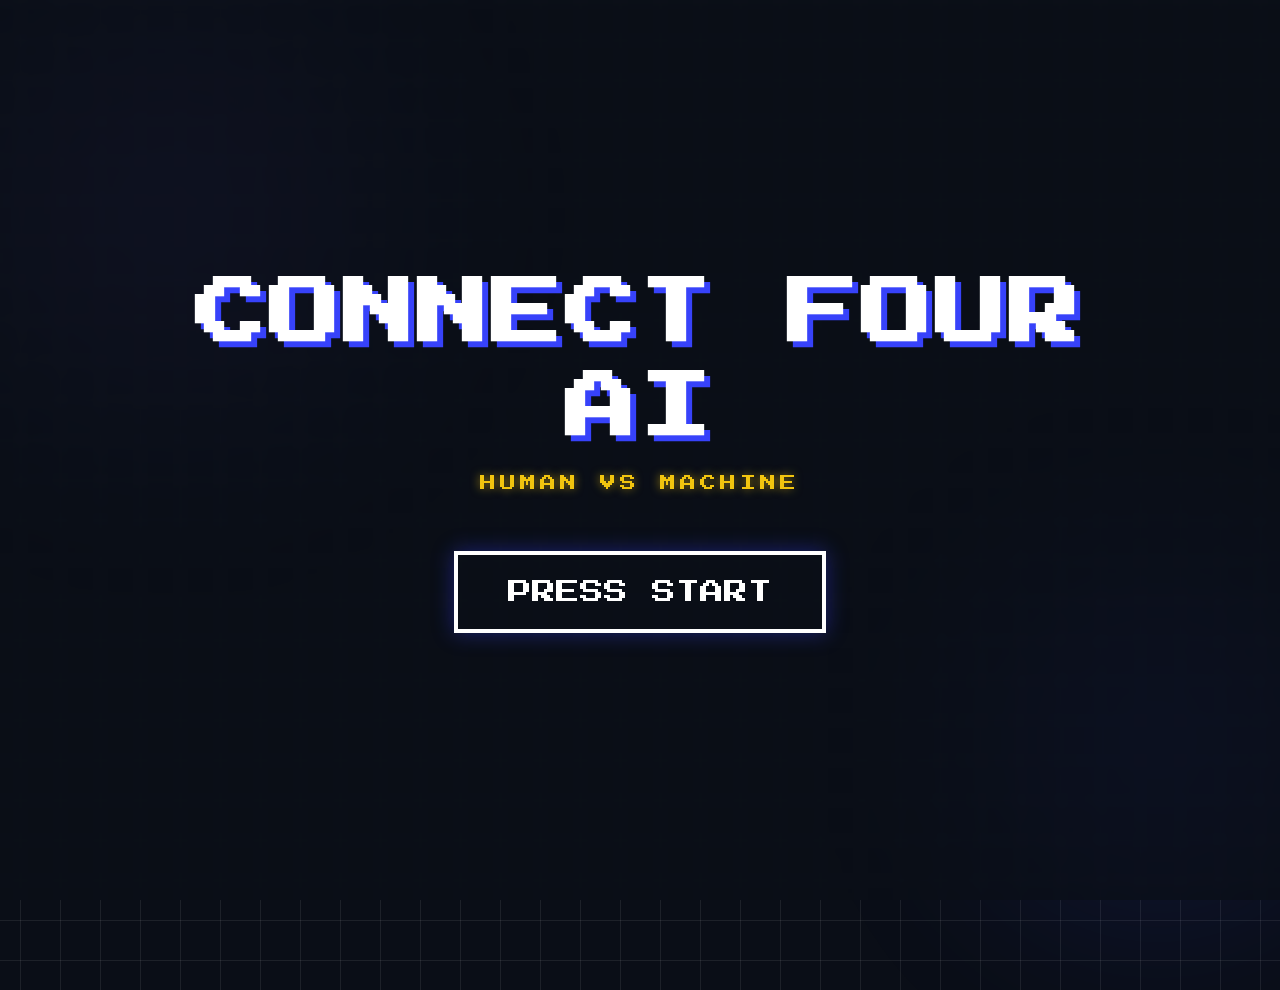
<file: frontend/index.html>
<!DOCTYPE html>
<html lang="en">
<head>
    <meta charset="UTF-8">
    <meta name="viewport" content="width=device-width, initial-scale=1.0">
    <title>AI Connect Four</title>
    
    <link href="https://fonts.googleapis.com/css2?family=Press+Start+2P&display=swap" rel="stylesheet">
    <!-- <link rel="icon" type="image/x-icon" href="icon.png"> -->
    <link rel="apple-touch-icon" sizes="180x180" href="/apple-touch-icon.png">
    <link rel="icon" type="image/png" sizes="32x32" href="/favicon-32x32.png">
    <link rel="icon" type="image/png" sizes="16x16" href="/favicon-16x16.png">
    <link rel="manifest" href="/site.webmanifest">
    <link rel="stylesheet" href="style.css">
</head>
<body>

    <div id="start-screen">
        <div class="content-wrapper">
            <h1 class="title-large">CONNECT FOUR<br>AI</h1>
            <p class="subtitle">HUMAN VS MACHINE</p>
            <button id="start-btn" class="press-start-btn">PRESS START</button>
        </div>
    </div>

    <div class="container" id="game-view" style="display: none;">
        
        <div class="header-row">
            <h1>Connect Four AI</h1>
            <div class="header-controls">
                <button id="rules-btn" class="icon-btn" data-tooltip="How to play?">?</button>
            </div>
        </div>
        
        <div class="dashboard">
            <button id="theme-btn" class="tile theme-tile" title="Toggle Theme">☀️</button>

            <div class="tile score-tile">
                <div class="score-group">
                    <span class="label">YOU</span>
                    <b id="score-human" class="score-val red-text">0</b>
                </div>
                <div class="divider"></div>
                <div class="score-group">
                    <span class="label">AI</span>
                    <b id="score-ai" class="score-val yellow-text">0</b>
                </div>
            </div>
            
            <div class="tile settings-tile">
                <label for="difficulty" class="settings-icon">⚙️</label>
                <select id="difficulty">
                    <option value="2">Easy</option>
                    <option value="4" selected>Medium</option>
                    <option value="6">Hard</option>
                </select>
            </div>
        </div>

        <div id="status">Your Turn (Red)</div>
        <div id="board"></div>
        <button onclick="resetGame()" class="reset-btn">Reset Game</button>
    </div>

    <div id="rules-modal" class="modal">
        <div class="modal-content">
            <span class="close-btn">&times;</span>
            <h2>How to Play</h2>
            <ul>
                <li><strong>Objective:</strong> Connect 4 discs of your color in a row.</li>
                <li><strong>Directions:</strong> You can win Horizontally, Vertically, or Diagonally.</li>
                <li><strong>Turn:</strong> You are 🔴 (Red). The AI is 🟡 (Yellow).</li>
                <li><strong>Strategy:</strong> Block the AI from getting 4 in a row!</li>
            </ul>
        </div>
    </div>

    <script src="script.js"></script>
</body>
</html>
</file>
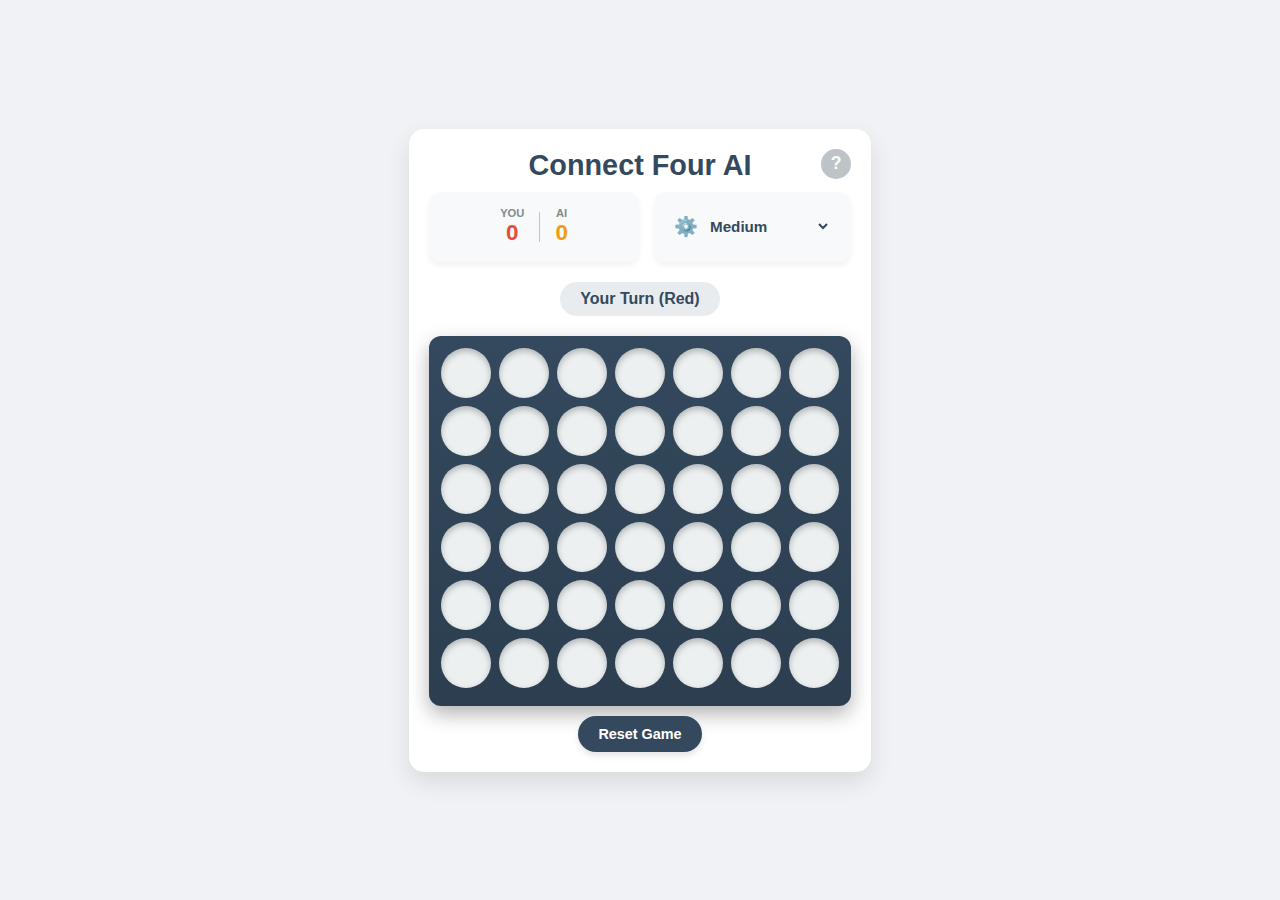
<file: Legacy backup/index.html>
<!DOCTYPE html>
<html lang="en">
<head>
    <meta charset="UTF-8">
    <meta name="viewport" content="width=device-width, initial-scale=1.0">
    <title>Connect Four AI</title>
    <link rel="stylesheet" href="style.css">
</head>
<body>
    <div class="container">
        <div class="header-row">
            <h1>Connect Four AI</h1>
            <button id="rules-btn" class="icon-btn" data-tooltip="How to play?">?</button>
        </div>
        
        <div class="dashboard">
            <div class="tile score-tile">
                <div class="score-group">
                    <span class="label">YOU</span>
                    <b id="score-human" class="score-val red-text">0</b>
                </div>
                <div class="divider"></div>
                <div class="score-group">
                    <span class="label">AI</span>
                    <b id="score-ai" class="score-val yellow-text">0</b>
                </div>
            </div>
            
            <div class="tile settings-tile">
                <label for="difficulty" class="settings-icon">⚙️</label>
                <select id="difficulty">
                    <option value="2">Easy</option> <!-- (Depth 2) -->
                    <option value="4" selected>Medium</option> <!-- (Depth 4) -->
                    <option value="6">Hard (Depth 6)</option> <!-- (Depth 6) -->
                </select>
            </div>
        </div>

        <div id="status">Your Turn (Red)</div>
        <div id="board"></div>
        <button onclick="resetGame()" class="reset-btn">Reset Game</button>
    </div>

    <div id="rules-modal" class="modal">
        <div class="modal-content">
            <span class="close-btn">&times;</span>
            <h2>How to Play</h2>
            <ul>
                <li><strong>Objective:</strong> Connect 4 discs of your color in a row.</li>
                <li><strong>Directions:</strong> You can win Horizontally, Vertically, or Diagonally.</li>
                <li><strong>Turn:</strong> You are 🔴 (Red). The AI is 🟡 (Yellow).</li>
                <li><strong>Strategy:</strong> Block the AI from getting 4 in a row!</li>
            </ul>
        </div>
    </div>

    <script src="script.js"></script>
</body>
</html>
</file>
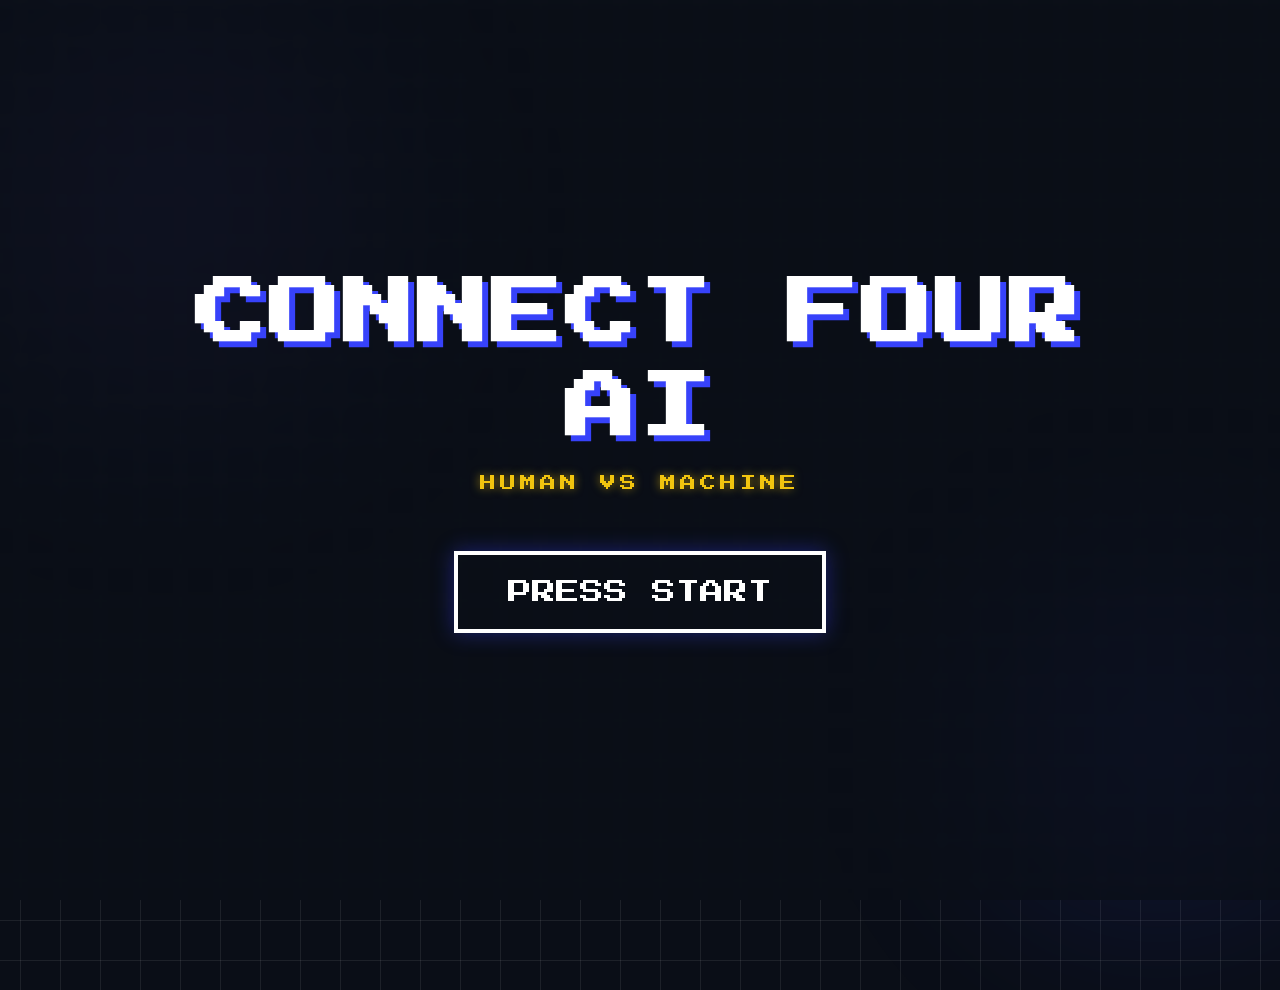
<file: frontend/newindex.html>
<!DOCTYPE html>
<html lang="en">
<head>
    <meta charset="UTF-8">
    <meta name="viewport" content="width=device-width, initial-scale=1.0">
    <title>AI Connect Four</title>
    
    <link href="https://fonts.googleapis.com/css2?family=Press+Start+2P&display=swap" rel="stylesheet">
    <link rel="stylesheet" href="newstyle.css">
</head>
<body>

    <div id="start-screen">
        <div class="content-wrapper">
            <h1 class="title-large">CONNECT FOUR<br>AI</h1>
            <p class="subtitle">HUMAN VS MACHINE</p>
            <button id="start-btn" class="press-start-btn">PRESS START</button>
        </div>
    </div>

    <div class="container" id="game-view" style="display: none;">
        
        <div class="header-row">
            <h1>Connect Four AI</h1>
            <div class="header-controls">
                <button id="rules-btn" class="icon-btn" data-tooltip="How to play?">?</button>
            </div>
        </div>
        
        <div class="dashboard">
            <button id="theme-btn" class="tile theme-tile" title="Toggle Theme">☀️</button>

            <div class="tile score-tile">
                <div class="score-group">
                    <span class="label">YOU</span>
                    <b id="score-human" class="score-val red-text">0</b>
                </div>
                <div class="divider"></div>
                <div class="score-group">
                    <span class="label">AI</span>
                    <b id="score-ai" class="score-val yellow-text">0</b>
                </div>
            </div>
            
            <div class="tile settings-tile">
                <label for="difficulty" class="settings-icon">⚙️</label>
                <select id="difficulty">
                    <option value="2">Easy</option>
                    <option value="4" selected>Medium</option>
                    <option value="6">Hard</option>
                </select>
            </div>
        </div>

        <div id="status">Your Turn (Red)</div>
        <div id="board"></div>
        <button onclick="resetGame()" class="reset-btn">Reset Game</button>
    </div>

    <div id="rules-modal" class="modal">
        <div class="modal-content">
            <span class="close-btn">&times;</span>
            <h2>How to Play</h2>
            <ul>
                <li><strong>Objective:</strong> Connect 4 discs of your color in a row.</li>
                <li><strong>Directions:</strong> You can win Horizontally, Vertically, or Diagonally.</li>
                <li><strong>Turn:</strong> You are 🔴 (Red). The AI is 🟡 (Yellow).</li>
                <li><strong>Strategy:</strong> Block the AI from getting 4 in a row!</li>
            </ul>
        </div>
    </div>

    <script src="newscript.js"></script>
</body>
</html>
</file>
<file: Legacy backup/style.css>
:root {
    --board-blue: #34495e;
    --board-shadow: #2c3e50;
    --empty-slot: #ecf0f1;
    --player-red: #e74c3c;
    --player-red-light: #ff7b6e;
    --ai-yellow: #f1c40f;
    --ai-yellow-light: #ffe66d;
    --bg-color: #f0f2f5;
}

body {
    font-family: 'Segoe UI', Roboto, Helvetica, Arial, sans-serif;
    background-color: var(--bg-color);
    display: flex;
    justify-content: center;
    align-items: center;
    min-height: 100vh;
    margin: 0;
    overflow-x: hidden; /* Prevent horizontal scroll */
}

.container {
    text-align: center;
    background: white;
    padding: 20px;
    border-radius: 15px;
    box-shadow: 0 10px 25px rgba(0,0,0,0.1);
    max-height: 95vh; 
    display: flex;
    flex-direction: column;
    justify-content: center;
    align-items: center;
    position: relative;
}

/* --- HEADER & HELP BUTTON --- */
.header-row {
    display: flex;
    justify-content: center;
    align-items: center;
    position: relative;
    width: 100%;
    margin-bottom: 10px;
}

h1 {
    color: var(--board-blue);
    margin: 0;
    font-size: 1.8rem;
}

.icon-btn {
    width: 30px;
    height: 30px;
    border-radius: 50%;
    background: #bdc3c7;
    color: white;
    font-weight: bold;
    font-size: 1.1rem;
    border: none;
    cursor: pointer;
    display: flex;
    align-items: center;
    justify-content: center;
    position: absolute;
    right: 0;
    top: 0;
    transition: background 0.2s;
    padding: 0;
}

.icon-btn:hover {
    background: var(--board-blue);
}

/* Tooltip */
.icon-btn::after {
    content: attr(data-tooltip);
    position: absolute;
    bottom: 120%;
    right: 0;
    background: #333;
    color: white;
    padding: 5px 10px;
    border-radius: 5px;
    font-size: 0.8rem;
    white-space: nowrap;
    opacity: 0;
    visibility: hidden;
    transition: opacity 0.2s;
    pointer-events: none;
}

.icon-btn:hover::after {
    opacity: 1;
    visibility: visible;
}

/* --- DASHBOARD TILES --- */
.dashboard {
    display: flex;
    justify-content: center;
    gap: 15px;
    width: 100%;
    margin-bottom: 20px;
    flex-wrap: wrap;
}

.tile {
    background: #f8f9fa;
    border-radius: 12px;
    padding: 10px 20px;
    box-shadow: 0 4px 6px rgba(0,0,0,0.05);
    display: flex;
    align-items: center;
    justify-content: center;
    height: 50px;
}

/* SCORE TILE */
.score-tile {
    flex: 1;
    min-width: 140px;
    gap: 15px;
}

.score-group {
    display: flex;
    flex-direction: column;
    align-items: center;
    line-height: 1;
}

.label {
    font-size: 0.7rem;
    color: #7f8c8d;
    font-weight: 700;
    margin-bottom: 3px;
}

.score-val {
    font-size: 1.4rem;
    font-weight: 800;
}

.red-text { color: var(--player-red); }
.yellow-text { color: #f39c12; }

.divider {
    width: 1px;
    height: 30px;
    background-color: #bdc3c7;
}

/* SETTINGS TILE */
.settings-tile {
    flex: 0 0 auto;
}

.settings-icon {
    font-size: 1.2rem;
    margin-right: 8px;
    cursor: default;
}

select {
    border: none;
    background: transparent;
    font-family: inherit;
    font-weight: 600;
    color: var(--board-blue);
    cursor: pointer;
    font-size: 0.95rem;
    outline: none;
}

#status {
    font-size: 1rem;
    font-weight: 600;
    margin-bottom: 10px;
    padding: 8px 20px;
    border-radius: 30px;
    background-color: #e9ecef;
    display: inline-block;
}

/* --- THE BOARD --- */
#board {
    display: grid;
    grid-template-columns: repeat(7, 50px); 
    grid-template-rows: repeat(6, 50px);
    gap: 8px;
    background: linear-gradient(to bottom, var(--board-blue), var(--board-shadow));
    padding: 12px;
    border-radius: 12px;
    margin: 10px auto;
    box-shadow: 0 8px 20px rgba(0,0,0,0.3);
    border-bottom: 6px solid var(--board-shadow);
}

.cell {
    width: 50px;
    height: 50px;
    background-color: var(--empty-slot);
    border-radius: 50%;
    cursor: pointer;
    box-shadow: inset 0 3px 6px rgba(0,0,0,0.25);
    transition: background-color 0.2s ease;
}

.cell:hover {
    background-color: #dce4e6;
}

.reset-btn {
    background-color: var(--board-blue);
    color: white;
    border: none;
    padding: 10px 20px;
    font-size: 0.9rem;
    font-weight: bold;
    border-radius: 30px;
    cursor: pointer;
    transition: all 0.2s;
    box-shadow: 0 4px 6px rgba(0,0,0,0.1);
}

.reset-btn:hover {
    background-color: #2c3e50;
    transform: translateY(-2px);
    box-shadow: 0 6px 12px rgba(0,0,0,0.15);
}

/* --- ANIMATIONS --- */
@keyframes dropIn {
    0% { transform: translateY(-300px); opacity: 0; }
    60% { transform: translateY(10px); opacity: 1; }
    100% { transform: translateY(0); }
}

@keyframes winPulse {
    0% { box-shadow: 0 0 0 0 rgba(255, 255, 255, 0.7); transform: scale(1); }
    70% { box-shadow: 0 0 0 10px rgba(255, 255, 255, 0); transform: scale(1.1); }
    100% { box-shadow: 0 0 0 0 rgba(255, 255, 255, 0); transform: scale(1); }
}

.cell.red {
    background: radial-gradient(circle at 35% 35%, var(--player-red-light), var(--player-red));
    box-shadow: 0 4px 8px rgba(0,0,0,0.3);
    animation: dropIn 0.5s cubic-bezier(0.25, 0.8, 0.25, 1) forwards;
}

.cell.yellow {
    background: radial-gradient(circle at 35% 35%, var(--ai-yellow-light), var(--ai-yellow));
    box-shadow: 0 4px 8px rgba(0,0,0,0.3);
    animation: dropIn 0.5s cubic-bezier(0.25, 0.8, 0.25, 1) forwards;
}

.cell.winner {
    animation: winPulse 1.5s infinite;
    z-index: 10;
    border: 3px solid white;
}

/* LOADING SPINNER */
.spinner {
    display: inline-block;
    width: 20px;
    height: 20px;
    margin-right: 10px;
    border: 3px solid rgba(52, 73, 94, 0.3);
    border-radius: 50%;
    border-top-color: var(--board-blue);
    animation: spin 1s ease-in-out infinite;
    vertical-align: middle;
}

@keyframes spin {
    to { transform: rotate(360deg); }
}

/* --- MODAL --- */
.modal {
    display: none;
    position: fixed;
    z-index: 100;
    left: 0;
    top: 0;
    width: 100%;
    height: 100%;
    background-color: rgba(0,0,0,0.5);
    align-items: center;
    justify-content: center;
}

.modal-content {
    background-color: white;
    padding: 25px;
    border-radius: 15px;
    width: 90%;
    max-width: 400px;
    text-align: left;
    box-shadow: 0 5px 15px rgba(0,0,0,0.3);
    position: relative;
    animation: dropIn 0.3s ease-out;
}

.modal-content h2 {
    margin-top: 0;
    color: var(--board-blue);
    border-bottom: 2px solid #ecf0f1;
    padding-bottom: 10px;
}

.modal-content ul {
    padding-left: 20px;
    line-height: 1.6;
    color: #2c3e50;
}

.close-btn {
    position: absolute;
    top: 15px;
    right: 20px;
    font-size: 28px;
    font-weight: bold;
    color: #aaa;
    cursor: pointer;
}

.close-btn:hover { color: var(--player-red); }

/* --- MOBILE RESPONSIVENESS (UPDATED) --- */
@media (max-width: 600px) {
    body {
        height: auto;
        min-height: 100vh;
        overflow-y: auto;
        padding: 10px 0;
    }

    .container {
        width: 90%;
        max-width: none;
        padding: 15px 10px;
        margin: auto;
        height: auto;
        max-height: none;
    }

    .dashboard {
        flex-direction: column;
        gap: 10px;
    }
    
    .tile { width: 100%; box-sizing: border-box; }
    .score-tile { justify-content: space-around; }
    .settings-tile { justify-content: space-between; }

    #board {
        grid-template-columns: repeat(7, 1fr); 
        grid-template-rows: repeat(6, 1fr);
        gap: 4px;
        width: 100%;
        aspect-ratio: 7 / 6;
        padding: 5px;
        height: auto;
    }

    .cell {
        width: 100%;
        height: 100%;
        box-shadow: inset 0 2px 4px rgba(0,0,0,0.2);
    }

    h1 { font-size: 1.5rem; margin-bottom: 15px; }
    .reset-btn { width: 100%; padding: 15px; }
}
</file>
<file: frontend/style.css>
/* --- GLOBAL RESET --- */
* {
    box-sizing: border-box;
}

:root {
    /* --- COLORS --- */
    --bg-dark: #0a0e17;       
    --card-bg: #1e293b;       
    --grid-line: rgba(255, 255, 255, 0.08); 
    
    --text-main: #f8fafc;     
    --text-muted: #94a3b8;    
    
    --board-bg: #0f172a;      
    --empty-slot: #334155;    
    
    --player-red: #e74c3c;         
    --player-red-light: #ff7b6e;   
    --player-red-dark: #c0392b;    
    --player-red-glow: rgba(231, 76, 60, 0.6); 
    
    --ai-yellow: #f1c40f;          
    --ai-yellow-light: #ffe66d;    
    --ai-yellow-dark: #d35400;     
    --ai-yellow-glow: rgba(241, 196, 15, 0.6); 
    
    --accent-blue: #3742fa;   
}

/* --- LIGHT MODE OVERRIDES --- */
body.light-mode {
    --bg-dark: #f0f2f5;       
    --card-bg: #ffffff;       
    --grid-line: rgba(0, 0, 0, 0.08); 
    
    --text-main: #2c3e50;     
    --text-muted: #7f8c8d;    
    
    --board-bg: #34495e;      
    --empty-slot: #ecf0f1;   
    
    --player-red-glow: transparent;
    --ai-yellow-glow: transparent;
}

body {
    font-family: 'Segoe UI', Roboto, Helvetica, Arial, sans-serif;
    color: var(--text-main);
    background-color: var(--bg-dark);
    
    /* Grid Pattern */
    background-image: 
        linear-gradient(var(--grid-line) 1px, transparent 1px),
        linear-gradient(90deg, var(--grid-line) 1px, transparent 1px);
    background-size: 40px 40px;
    background-position: center top;
    
    display: flex;
    justify-content: center;
    align-items: center;
    min-height: 100vh;
    margin: 0;
    overflow-x: hidden;
    transition: background-color 0.3s ease;
    
    position: relative;
    z-index: 0;
}

/* --- AURORA BACKGROUND --- */
body::before, body::after {
    content: '';
    position: absolute;
    z-index: -1;
    filter: blur(80px);
}

body::before {
    width: 600px; height: 600px;
    background: radial-gradient(circle, rgba(108, 92, 231, 0.2) 0%, transparent 70%);
    top: -10%; left: -10%;
    animation: float1 15s ease-in-out infinite alternate;
}

body::after {
    width: 500px; height: 500px;
    background: radial-gradient(circle, rgba(55, 66, 250, 0.2) 0%, transparent 70%);
    bottom: -10%; right: -10%;
    animation: float2 12s ease-in-out infinite alternate;
}

body.light-mode::before { background: radial-gradient(circle, rgba(108, 92, 231, 0.08) 0%, transparent 70%); }
body.light-mode::after { background: radial-gradient(circle, rgba(55, 66, 250, 0.08) 0%, transparent 70%); }

@keyframes float1 { 0% { transform: translate(0, 0); } 100% { transform: translate(50px, 50px); } }
@keyframes float2 { 0% { transform: translate(0, 0); } 100% { transform: translate(-50px, -30px); } }


/* --- START SCREEN STYLES (NEW) --- */
#start-screen {
    position: fixed;
    top: 0; left: 0;
    width: 100%; height: 100%;
    display: flex;
    justify-content: center;
    align-items: center;
    z-index: 2000;
    /* Allow background to show through, but darken it slightly for readability */
    background: rgba(10, 14, 23, 0.7); 
    backdrop-filter: blur(5px);
    transition: opacity 0.5s ease;
}

.content-wrapper {
    text-align: center;
    animation: fadeIn 1s ease-out;
}

.title-large {
    font-family: 'Press Start 2P', cursive;
    font-size: clamp(2rem, 6vw, 4.5rem); /* Giant Responsive Text */
    line-height: 1.3;
    margin-bottom: 20px;
    color: #fff;
    text-shadow: 6px 6px 0px var(--accent-blue);
    text-transform: uppercase;
    letter-spacing: 2px;
}

.subtitle {
    font-family: 'Press Start 2P', cursive;
    font-size: clamp(0.6rem, 2vw, 1rem);
    color: var(--ai-yellow);
    margin-bottom: 60px;
    letter-spacing: 4px;
    text-transform: uppercase;
    text-shadow: 0 0 10px var(--ai-yellow-glow);
}

.press-start-btn {
    font-family: 'Press Start 2P', cursive;
    font-size: clamp(1rem, 2.5vw, 1.5rem);
    padding: 25px 50px;
    background: transparent;
    color: #fff;
    border: 4px solid #fff;
    cursor: pointer;
    text-transform: uppercase;
    box-shadow: 0 0 20px rgba(55, 66, 250, 0.4);
    transition: transform 0.2s, background 0.2s, color 0.2s;
    animation: blink 1.5s infinite;
}

.press-start-btn:hover {
    background: #fff;
    color: var(--bg-dark);
    transform: scale(1.1);
    animation: none;
    box-shadow: 0 0 40px rgba(255, 255, 255, 0.6);
}

/* Light Mode Overrides for Start Screen (Inherits from body class if toggled previously) */
body.light-mode #start-screen { background: rgba(240, 242, 245, 0.7); }
body.light-mode .title-large { color: var(--text-main); text-shadow: 6px 6px 0px #bdc3c7; }
body.light-mode .subtitle { color: #d35400; text-shadow: none; }
body.light-mode .press-start-btn { border-color: var(--text-main); color: var(--text-main); box-shadow: none; }
body.light-mode .press-start-btn:hover { background: var(--text-main); color: #fff; }

.fade-out {
    opacity: 0;
    pointer-events: none;
}

@keyframes blink { 0%, 100% { opacity: 1; } 50% { opacity: 0.5; } }
@keyframes fadeIn { from { opacity: 0; transform: translateY(20px); } to { opacity: 1; transform: translateY(0); } }


/* --- MAIN GAME CONTAINER --- */
.container {
    text-align: center;
    background: var(--card-bg);
    padding: 25px;
    border-radius: 16px;
    border: 1px solid rgba(255, 255, 255, 0.1); 
    box-shadow: 0 20px 50px rgba(0,0,0,0.3);
    max-height: 95vh; 
    width: 95%; 
    max-width: 500px;
    
    display: flex; /* Will be toggled by JS */
    flex-direction: column;
    justify-content: center;
    align-items: center;
    position: relative;
    transition: background-color 0.3s ease;
    animation: dropIn 0.5s ease-out;
}

/* --- HEADER & CONTROLS --- */
.header-row {
    display: flex;
    justify-content: center;
    align-items: center;
    position: relative;
    width: 100%;
    margin-bottom: 15px;
}

h1 {
    font-family: 'Press Start 2P', cursive; 
    font-size: clamp(0.75rem, 3.5vw, 1.4rem); 
    line-height: 1.5;
    margin: 0 0 5px 0;
    text-transform: uppercase;
    letter-spacing: 1px;
    white-space: nowrap;
    color: #ffffff;
    text-shadow: 4px 4px 0px #3742fa; 
}

body.light-mode h1 { color: #2c3e50; text-shadow: 4px 4px 0px #bdc3c7; }

.header-controls { position: absolute; right: 0; top: 0; }

.icon-btn {
    width: 35px; height: 35px;
    border-radius: 50%;
    background: rgba(255, 255, 255, 0.1);
    color: var(--text-muted);
    font-weight: bold; font-size: 1.1rem;
    border: 1px solid rgba(255, 255, 255, 0.1);
    cursor: pointer;
    display: flex; align-items: center; justify-content: center;
    transition: all 0.2s; position: relative;
}
body.light-mode .icon-btn { background: #f1f2f6; color: var(--text-main); border: 1px solid #ccc; }
.icon-btn:hover { transform: scale(1.1); box-shadow: 0 0 10px rgba(255, 255, 255, 0.3); }

/* --- DASHBOARD TILES --- */
.dashboard {
    display: flex; justify-content: center; gap: 10px; width: 100%; margin-bottom: 20px;
}

.tile {
    background: rgba(0, 0, 0, 0.3);
    border: 1px solid rgba(255, 255, 255, 0.05);
    border-radius: 12px;
    display: flex; align-items: center; height: 60px;
}
body.light-mode .tile { background: #f8f9fa; border: 1px solid #dfe6e9; }

.theme-tile {
    flex: 0 0 50px; justify-content: center; cursor: pointer;
    font-size: 1.2rem; padding: 0; color: var(--text-main); transition: all 0.2s;
}
.theme-tile:hover { background: rgba(255,255,255,0.1); }
body.light-mode .theme-tile:hover { background: #e2e6ea; }

.score-tile { flex: 0.8; justify-content: space-between; padding: 0 15px; }
.score-group { display: flex; flex-direction: column; align-items: center; line-height: 1; }
.label { font-size: 0.65rem; color: var(--text-muted); font-weight: 700; margin-bottom: 4px; letter-spacing: 0.5px; }
.score-val { font-size: 1.3rem; font-weight: 800; }
.red-text { color: var(--player-red); text-shadow: 0 0 10px var(--player-red-glow); }
.yellow-text { color: var(--ai-yellow); text-shadow: 0 0 10px var(--ai-yellow-glow); }
.divider { width: 1px; height: 30px; background-color: rgba(255, 255, 255, 0.1); }
body.light-mode .divider { background-color: #ccc; }

.settings-tile { flex: 1.2; justify-content: center; gap: 8px; }
.settings-icon { font-size: 1.2rem; cursor: default; }

select {
    border: none; background: transparent; font-family: inherit; font-weight: 600;
    color: var(--text-main); cursor: pointer; font-size: 1rem; outline: none; text-align: center;
}
select option { background: var(--bg-dark); color: white; }
body.light-mode select option { background: white; color: var(--text-main); }

#status {
    font-size: 1rem; font-weight: 600; margin-bottom: 15px; padding: 10px 25px;
    border-radius: 30px; background-color: rgba(0,0,0,0.3); border: 1px solid rgba(255,255,255,0.05);
    color: var(--text-muted); display: inline-block;
}
body.light-mode #status { background: #f8f9fa; color: var(--text-main); border: 1px solid #dfe6e9; }

/* --- BOARD (Fluid & Responsive) --- */
#board {
    display: grid;
    grid-template-columns: repeat(7, 1fr); 
    grid-template-rows: repeat(6, 1fr);
    gap: 8px;
    background: var(--board-bg); 
    padding: 12px;
    border-radius: 12px;
    margin: 0 auto 20px auto;
    box-shadow: 0 10px 30px rgba(0,0,0,0.5);
    border: 1px solid rgba(255, 255, 255, 0.05);
    width: 100%; max-width: 400px; aspect-ratio: 7 / 6;
}

.cell {
    width: 100%; height: 100%;
    background-color: var(--empty-slot); border-radius: 50%;
    cursor: pointer; box-shadow: inset 0 3px 6px rgba(0,0,0,0.5); 
    transition: background-color 0.2s ease;
}
.cell:not(.red):not(.yellow):hover { background-color: #475569; }
body.light-mode .cell:not(.red):not(.yellow):hover { background-color: #dfe6e9; }

.reset-btn {
    background-color: var(--accent-blue); color: white; border: none;
    padding: 12px 30px; font-size: 0.95rem; font-weight: bold;
    border-radius: 30px; cursor: pointer; transition: all 0.2s;
    box-shadow: 0 4px 15px rgba(55, 66, 250, 0.4);
}
.reset-btn:hover { transform: translateY(-2px); box-shadow: 0 6px 20px rgba(55, 66, 250, 0.6); }

/* --- GAME PIECES --- */
.cell.red {
    background: radial-gradient(circle at 30% 30%, var(--player-red-light), var(--player-red) 40%, var(--player-red-dark) 85%);
    box-shadow: inset 0 -2px 5px rgba(0,0,0,0.2), 0 0 15px var(--player-red-glow);
    animation: dropIn 0.5s cubic-bezier(0.25, 0.8, 0.25, 1) forwards;
}
.cell.yellow {
    background: radial-gradient(circle at 30% 30%, var(--ai-yellow-light), var(--ai-yellow) 40%, var(--ai-yellow-dark) 85%);
    box-shadow: inset 0 -2px 5px rgba(0,0,0,0.2), 0 0 15px var(--ai-yellow-glow);
    animation: dropIn 0.5s cubic-bezier(0.25, 0.8, 0.25, 1) forwards;
}

.cell.winner { animation: winPulse 1.5s infinite; z-index: 10; border: 3px solid white; }

@keyframes dropIn { 0% { transform: translateY(-300px); opacity: 0; } 60% { transform: translateY(10px); opacity: 1; } 100% { transform: translateY(0); } }
@keyframes winPulse { 0% { box-shadow: 0 0 0 0 rgba(255, 255, 255, 0.7); transform: scale(1); } 70% { box-shadow: 0 0 0 10px rgba(255, 255, 255, 0); transform: scale(1.1); } 100% { box-shadow: 0 0 0 0 rgba(255, 255, 255, 0); transform: scale(1); } }

/* --- MODAL --- */
.modal {
    display: none; position: fixed; z-index: 100; left: 0; top: 0; width: 100%; height: 100%;
    background-color: rgba(0,0,0,0.8); align-items: center; justify-content: center; backdrop-filter: blur(5px);
}
.modal-content {
    background-color: var(--card-bg); color: var(--text-main); padding: 25px;
    border-radius: 15px; width: 90%; max-width: 400px; text-align: left;
    box-shadow: 0 20px 50px rgba(0,0,0,0.5); border: 1px solid rgba(255, 255, 255, 0.1);
    position: relative; animation: dropIn 0.3s ease-out;
}
.modal-content h2 { margin-top: 0; color: var(--text-main); border-bottom: 1px solid rgba(255,255,255,0.1); padding-bottom: 10px; }
body.light-mode .modal-content h2 { border-bottom: 1px solid #dfe6e9; }
.modal-content ul { padding-left: 20px; line-height: 1.6; color: var(--text-muted); }
.close-btn { position: absolute; top: 15px; right: 20px; font-size: 28px; font-weight: bold; color: var(--text-muted); cursor: pointer; }
.close-btn:hover { color: var(--player-red); }

/* --- MOBILE --- */
@media (max-width: 600px) {
    body { align-items: flex-start; padding: 20px 0; }
    .container { width: 95%; max-width: none; padding: 15px 10px; }
    .dashboard { flex-direction: column; gap: 10px; }
    .tile, .score-tile, .settings-tile, .theme-tile { width: 100%; flex: auto; }
    .theme-tile { height: 50px; }
    #board { gap: 5px; padding: 8px; }
    .reset-btn { width: 100%; padding: 15px; }
}
</file>
<file: frontend/newstyle.css>
/* --- GLOBAL RESET --- */
* {
    box-sizing: border-box;
}

:root {
    /* --- COLORS --- */
    --bg-dark: #0a0e17;       
    --card-bg: #1e293b;       
    --grid-line: rgba(255, 255, 255, 0.08); 
    
    --text-main: #f8fafc;     
    --text-muted: #94a3b8;    
    
    --board-bg: #0f172a;      
    --empty-slot: #334155;    
    
    --player-red: #e74c3c;         
    --player-red-light: #ff7b6e;   
    --player-red-dark: #c0392b;    
    --player-red-glow: rgba(231, 76, 60, 0.6); 
    
    --ai-yellow: #f1c40f;          
    --ai-yellow-light: #ffe66d;    
    --ai-yellow-dark: #d35400;     
    --ai-yellow-glow: rgba(241, 196, 15, 0.6); 
    
    --accent-blue: #3742fa;   
}

/* --- LIGHT MODE OVERRIDES --- */
body.light-mode {
    --bg-dark: #f0f2f5;       
    --card-bg: #ffffff;       
    --grid-line: rgba(0, 0, 0, 0.08); 
    
    --text-main: #2c3e50;     
    --text-muted: #7f8c8d;    
    
    --board-bg: #34495e;      
    --empty-slot: #ecf0f1;   
    
    --player-red-glow: transparent;
    --ai-yellow-glow: transparent;
}

body {
    font-family: 'Segoe UI', Roboto, Helvetica, Arial, sans-serif;
    color: var(--text-main);
    background-color: var(--bg-dark);
    
    /* Grid Pattern */
    background-image: 
        linear-gradient(var(--grid-line) 1px, transparent 1px),
        linear-gradient(90deg, var(--grid-line) 1px, transparent 1px);
    background-size: 40px 40px;
    background-position: center top;
    
    display: flex;
    justify-content: center;
    align-items: center;
    min-height: 100vh;
    margin: 0;
    overflow-x: hidden;
    transition: background-color 0.3s ease;
    
    position: relative;
    z-index: 0;
}

/* --- AURORA BACKGROUND --- */
body::before, body::after {
    content: '';
    position: absolute;
    z-index: -1;
    filter: blur(80px);
}

body::before {
    width: 600px; height: 600px;
    background: radial-gradient(circle, rgba(108, 92, 231, 0.2) 0%, transparent 70%);
    top: -10%; left: -10%;
    animation: float1 15s ease-in-out infinite alternate;
}

body::after {
    width: 500px; height: 500px;
    background: radial-gradient(circle, rgba(55, 66, 250, 0.2) 0%, transparent 70%);
    bottom: -10%; right: -10%;
    animation: float2 12s ease-in-out infinite alternate;
}

body.light-mode::before { background: radial-gradient(circle, rgba(108, 92, 231, 0.08) 0%, transparent 70%); }
body.light-mode::after { background: radial-gradient(circle, rgba(55, 66, 250, 0.08) 0%, transparent 70%); }

@keyframes float1 { 0% { transform: translate(0, 0); } 100% { transform: translate(50px, 50px); } }
@keyframes float2 { 0% { transform: translate(0, 0); } 100% { transform: translate(-50px, -30px); } }


/* --- START SCREEN STYLES (NEW) --- */
#start-screen {
    position: fixed;
    top: 0; left: 0;
    width: 100%; height: 100%;
    display: flex;
    justify-content: center;
    align-items: center;
    z-index: 2000;
    /* Allow background to show through, but darken it slightly for readability */
    background: rgba(10, 14, 23, 0.7); 
    backdrop-filter: blur(5px);
    transition: opacity 0.5s ease;
}

.content-wrapper {
    text-align: center;
    animation: fadeIn 1s ease-out;
}

.title-large {
    font-family: 'Press Start 2P', cursive;
    font-size: clamp(2rem, 6vw, 4.5rem); /* Giant Responsive Text */
    line-height: 1.3;
    margin-bottom: 20px;
    color: #fff;
    text-shadow: 6px 6px 0px var(--accent-blue);
    text-transform: uppercase;
    letter-spacing: 2px;
}

.subtitle {
    font-family: 'Press Start 2P', cursive;
    font-size: clamp(0.6rem, 2vw, 1rem);
    color: var(--ai-yellow);
    margin-bottom: 60px;
    letter-spacing: 4px;
    text-transform: uppercase;
    text-shadow: 0 0 10px var(--ai-yellow-glow);
}

.press-start-btn {
    font-family: 'Press Start 2P', cursive;
    font-size: clamp(1rem, 2.5vw, 1.5rem);
    padding: 25px 50px;
    background: transparent;
    color: #fff;
    border: 4px solid #fff;
    cursor: pointer;
    text-transform: uppercase;
    box-shadow: 0 0 20px rgba(55, 66, 250, 0.4);
    transition: transform 0.2s, background 0.2s, color 0.2s;
    animation: blink 1.5s infinite;
}

.press-start-btn:hover {
    background: #fff;
    color: var(--bg-dark);
    transform: scale(1.1);
    animation: none;
    box-shadow: 0 0 40px rgba(255, 255, 255, 0.6);
}

/* Light Mode Overrides for Start Screen (Inherits from body class if toggled previously) */
body.light-mode #start-screen { background: rgba(240, 242, 245, 0.7); }
body.light-mode .title-large { color: var(--text-main); text-shadow: 6px 6px 0px #bdc3c7; }
body.light-mode .subtitle { color: #d35400; text-shadow: none; }
body.light-mode .press-start-btn { border-color: var(--text-main); color: var(--text-main); box-shadow: none; }
body.light-mode .press-start-btn:hover { background: var(--text-main); color: #fff; }

.fade-out {
    opacity: 0;
    pointer-events: none;
}

@keyframes blink { 0%, 100% { opacity: 1; } 50% { opacity: 0.5; } }
@keyframes fadeIn { from { opacity: 0; transform: translateY(20px); } to { opacity: 1; transform: translateY(0); } }


/* --- MAIN GAME CONTAINER --- */
.container {
    text-align: center;
    background: var(--card-bg);
    padding: 25px;
    border-radius: 16px;
    border: 1px solid rgba(255, 255, 255, 0.1); 
    box-shadow: 0 20px 50px rgba(0,0,0,0.3);
    max-height: 95vh; 
    width: 95%; 
    max-width: 500px;
    
    display: flex; /* Will be toggled by JS */
    flex-direction: column;
    justify-content: center;
    align-items: center;
    position: relative;
    transition: background-color 0.3s ease;
    animation: dropIn 0.5s ease-out;
}

/* --- HEADER & CONTROLS --- */
.header-row {
    display: flex;
    justify-content: center;
    align-items: center;
    position: relative;
    width: 100%;
    margin-bottom: 15px;
}

h1 {
    font-family: 'Press Start 2P', cursive; 
    font-size: clamp(0.75rem, 3.5vw, 1.4rem); 
    line-height: 1.5;
    margin: 0 0 5px 0;
    text-transform: uppercase;
    letter-spacing: 1px;
    white-space: nowrap;
    color: #ffffff;
    text-shadow: 4px 4px 0px #3742fa; 
}

body.light-mode h1 { color: #2c3e50; text-shadow: 4px 4px 0px #bdc3c7; }

.header-controls { position: absolute; right: 0; top: 0; }

.icon-btn {
    width: 35px; height: 35px;
    border-radius: 50%;
    background: rgba(255, 255, 255, 0.1);
    color: var(--text-muted);
    font-weight: bold; font-size: 1.1rem;
    border: 1px solid rgba(255, 255, 255, 0.1);
    cursor: pointer;
    display: flex; align-items: center; justify-content: center;
    transition: all 0.2s; position: relative;
}
body.light-mode .icon-btn { background: #f1f2f6; color: var(--text-main); border: 1px solid #ccc; }
.icon-btn:hover { transform: scale(1.1); box-shadow: 0 0 10px rgba(255, 255, 255, 0.3); }

/* --- DASHBOARD TILES --- */
.dashboard {
    display: flex; justify-content: center; gap: 10px; width: 100%; margin-bottom: 20px;
}

.tile {
    background: rgba(0, 0, 0, 0.3);
    border: 1px solid rgba(255, 255, 255, 0.05);
    border-radius: 12px;
    display: flex; align-items: center; height: 60px;
}
body.light-mode .tile { background: #f8f9fa; border: 1px solid #dfe6e9; }

.theme-tile {
    flex: 0 0 50px; justify-content: center; cursor: pointer;
    font-size: 1.2rem; padding: 0; color: var(--text-main); transition: all 0.2s;
}
.theme-tile:hover { background: rgba(255,255,255,0.1); }
body.light-mode .theme-tile:hover { background: #e2e6ea; }

.score-tile { flex: 0.8; justify-content: space-between; padding: 0 15px; }
.score-group { display: flex; flex-direction: column; align-items: center; line-height: 1; }
.label { font-size: 0.65rem; color: var(--text-muted); font-weight: 700; margin-bottom: 4px; letter-spacing: 0.5px; }
.score-val { font-size: 1.3rem; font-weight: 800; }
.red-text { color: var(--player-red); text-shadow: 0 0 10px var(--player-red-glow); }
.yellow-text { color: var(--ai-yellow); text-shadow: 0 0 10px var(--ai-yellow-glow); }
.divider { width: 1px; height: 30px; background-color: rgba(255, 255, 255, 0.1); }
body.light-mode .divider { background-color: #ccc; }

.settings-tile { flex: 1.2; justify-content: center; gap: 8px; }
.settings-icon { font-size: 1.2rem; cursor: default; }

select {
    border: none; background: transparent; font-family: inherit; font-weight: 600;
    color: var(--text-main); cursor: pointer; font-size: 1rem; outline: none; text-align: center;
}
select option { background: var(--bg-dark); color: white; }
body.light-mode select option { background: white; color: var(--text-main); }

#status {
    font-size: 1rem; font-weight: 600; margin-bottom: 15px; padding: 10px 25px;
    border-radius: 30px; background-color: rgba(0,0,0,0.3); border: 1px solid rgba(255,255,255,0.05);
    color: var(--text-muted); display: inline-block;
}
body.light-mode #status { background: #f8f9fa; color: var(--text-main); border: 1px solid #dfe6e9; }

/* --- BOARD (Fluid & Responsive) --- */
#board {
    display: grid;
    grid-template-columns: repeat(7, 1fr); 
    grid-template-rows: repeat(6, 1fr);
    gap: 8px;
    background: var(--board-bg); 
    padding: 12px;
    border-radius: 12px;
    margin: 0 auto 20px auto;
    box-shadow: 0 10px 30px rgba(0,0,0,0.5);
    border: 1px solid rgba(255, 255, 255, 0.05);
    width: 100%; max-width: 400px; aspect-ratio: 7 / 6;
}

.cell {
    width: 100%; height: 100%;
    background-color: var(--empty-slot); border-radius: 50%;
    cursor: pointer; box-shadow: inset 0 3px 6px rgba(0,0,0,0.5); 
    transition: background-color 0.2s ease;
}
.cell:not(.red):not(.yellow):hover { background-color: #475569; }
body.light-mode .cell:not(.red):not(.yellow):hover { background-color: #dfe6e9; }

.reset-btn {
    background-color: var(--accent-blue); color: white; border: none;
    padding: 12px 30px; font-size: 0.95rem; font-weight: bold;
    border-radius: 30px; cursor: pointer; transition: all 0.2s;
    box-shadow: 0 4px 15px rgba(55, 66, 250, 0.4);
}
.reset-btn:hover { transform: translateY(-2px); box-shadow: 0 6px 20px rgba(55, 66, 250, 0.6); }

/* --- GAME PIECES --- */
.cell.red {
    background: radial-gradient(circle at 30% 30%, var(--player-red-light), var(--player-red) 40%, var(--player-red-dark) 85%);
    box-shadow: inset 0 -2px 5px rgba(0,0,0,0.2), 0 0 15px var(--player-red-glow);
    animation: dropIn 0.5s cubic-bezier(0.25, 0.8, 0.25, 1) forwards;
}
.cell.yellow {
    background: radial-gradient(circle at 30% 30%, var(--ai-yellow-light), var(--ai-yellow) 40%, var(--ai-yellow-dark) 85%);
    box-shadow: inset 0 -2px 5px rgba(0,0,0,0.2), 0 0 15px var(--ai-yellow-glow);
    animation: dropIn 0.5s cubic-bezier(0.25, 0.8, 0.25, 1) forwards;
}

.cell.winner { animation: winPulse 1.5s infinite; z-index: 10; border: 3px solid white; }

@keyframes dropIn { 0% { transform: translateY(-300px); opacity: 0; } 60% { transform: translateY(10px); opacity: 1; } 100% { transform: translateY(0); } }
@keyframes winPulse { 0% { box-shadow: 0 0 0 0 rgba(255, 255, 255, 0.7); transform: scale(1); } 70% { box-shadow: 0 0 0 10px rgba(255, 255, 255, 0); transform: scale(1.1); } 100% { box-shadow: 0 0 0 0 rgba(255, 255, 255, 0); transform: scale(1); } }

/* --- MODAL --- */
.modal {
    display: none; position: fixed; z-index: 100; left: 0; top: 0; width: 100%; height: 100%;
    background-color: rgba(0,0,0,0.8); align-items: center; justify-content: center; backdrop-filter: blur(5px);
}
.modal-content {
    background-color: var(--card-bg); color: var(--text-main); padding: 25px;
    border-radius: 15px; width: 90%; max-width: 400px; text-align: left;
    box-shadow: 0 20px 50px rgba(0,0,0,0.5); border: 1px solid rgba(255, 255, 255, 0.1);
    position: relative; animation: dropIn 0.3s ease-out;
}
.modal-content h2 { margin-top: 0; color: var(--text-main); border-bottom: 1px solid rgba(255,255,255,0.1); padding-bottom: 10px; }
body.light-mode .modal-content h2 { border-bottom: 1px solid #dfe6e9; }
.modal-content ul { padding-left: 20px; line-height: 1.6; color: var(--text-muted); }
.close-btn { position: absolute; top: 15px; right: 20px; font-size: 28px; font-weight: bold; color: var(--text-muted); cursor: pointer; }
.close-btn:hover { color: var(--player-red); }

/* --- MOBILE --- */
@media (max-width: 600px) {
    body { align-items: flex-start; padding: 20px 0; }
    .container { width: 95%; max-width: none; padding: 15px 10px; }
    .dashboard { flex-direction: column; gap: 10px; }
    .tile, .score-tile, .settings-tile, .theme-tile { width: 100%; flex: auto; }
    .theme-tile { height: 50px; }
    #board { gap: 5px; padding: 8px; }
    .reset-btn { width: 100%; padding: 15px; }
}
</file>
